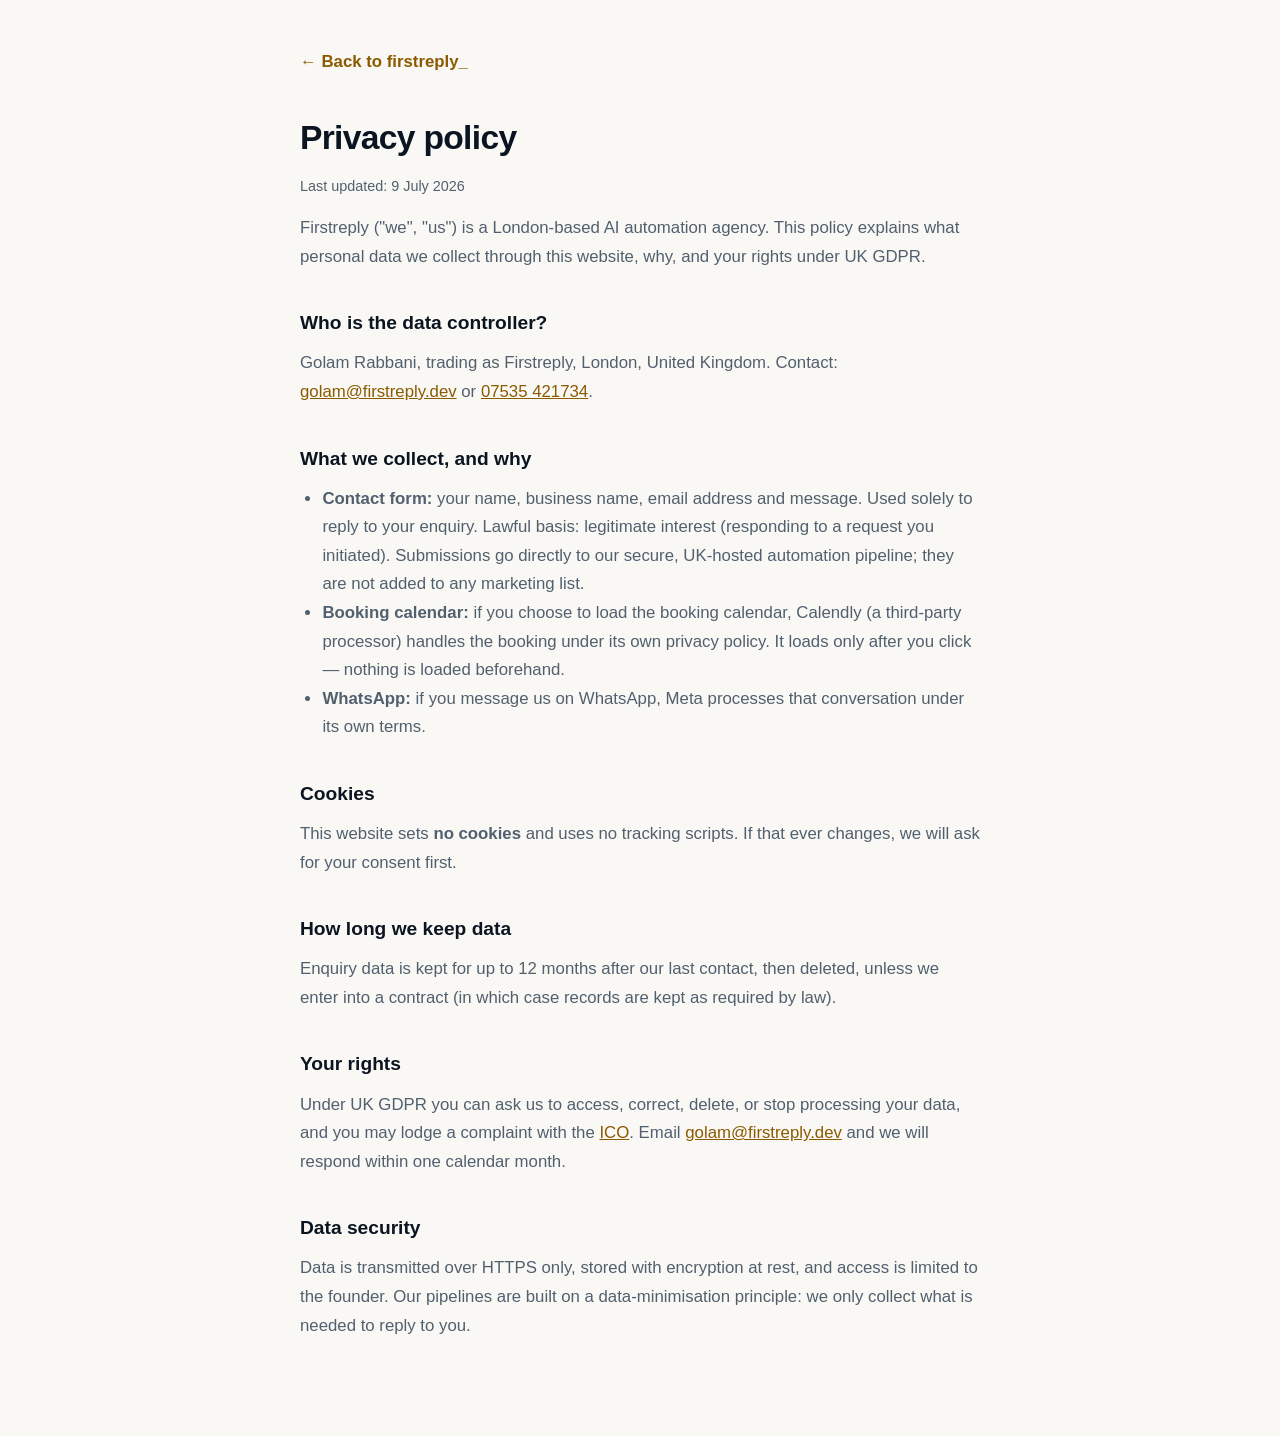
<file: privacy.html>
<!DOCTYPE html>
<html lang="en-GB">
<head>
<meta charset="utf-8">
<meta name="viewport" content="width=device-width, initial-scale=1">
<meta http-equiv="Content-Security-Policy" content="default-src 'none'; style-src 'unsafe-inline'; img-src 'self' data:; base-uri 'none'; upgrade-insecure-requests">
<title>Privacy Policy | Firstreply</title>
<meta name="description" content="How Firstreply handles your data: what we collect, why, and your rights under UK GDPR.">
<link rel="canonical" href="https://firstreply.dev/privacy">
<meta name="robots" content="noindex">
<link rel="icon" href="data:image/svg+xml,%3Csvg%20xmlns='http://www.w3.org/2000/svg'%20viewBox='0%200%2032%2032'%3E%3Crect%20width='32'%20height='32'%20rx='7'%20fill='%230B1522'/%3E%3Cpath%20d='M9%2023V9h14v4h-9v3h8v4h-8v3z'%20fill='%23FFB224'/%3E%3C/svg%3E">
<style>
:root{--ink:#0B1522;--paper:#FAF8F4;--text:#22303F;--soft:#51606F;--amber-deep:#8A5A00}
*{box-sizing:border-box;margin:0;padding:0}
body{font-family:-apple-system,BlinkMacSystemFont,"Segoe UI",Roboto,Helvetica,Arial,sans-serif;
background:var(--paper);color:var(--text);line-height:1.7;font-size:1.05rem}
main{max-width:720px;margin-inline:auto;padding:3rem 1.25rem 5rem}
h1{color:var(--ink);letter-spacing:-.02em;margin-bottom:.5rem}
h2{color:var(--ink);font-size:1.2rem;margin:2.25rem 0 .6rem}
p,ul{margin-bottom:1rem;color:var(--soft)}
ul{padding-left:1.4rem}
a{color:var(--amber-deep)}
.back{display:inline-block;margin-bottom:2rem;font-weight:700;text-decoration:none}
.updated{font-size:.9rem;color:var(--soft)}
:focus-visible{outline:3px solid #FFB224;outline-offset:3px}
</style>
</head>
<body>
<main>
<a class="back" href="index.html">← Back to firstreply_</a>
<h1>Privacy policy</h1>
<p class="updated">Last updated: 9 July 2026</p>

<p>Firstreply ("we", "us") is a London-based AI automation agency. This policy explains what personal data we collect through this website, why, and your rights under UK GDPR.</p>

<h2>Who is the data controller?</h2>
<p>Golam Rabbani, trading as Firstreply, London, United Kingdom. Contact: <a href="mailto:golam@firstreply.dev">golam@firstreply.dev</a> or <a href="tel:+447535421734">07535 421734</a>.</p>

<h2>What we collect, and why</h2>
<ul>
<li><strong>Contact form:</strong> your name, business name, email address and message. Used solely to reply to your enquiry. Lawful basis: legitimate interest (responding to a request you initiated). Submissions go directly to our secure, UK-hosted automation pipeline; they are not added to any marketing list.</li>
<li><strong>Booking calendar:</strong> if you choose to load the booking calendar, Calendly (a third-party processor) handles the booking under its own privacy policy. It loads only after you click — nothing is loaded beforehand.</li>
<li><strong>WhatsApp:</strong> if you message us on WhatsApp, Meta processes that conversation under its own terms.</li>
</ul>

<h2>Cookies</h2>
<p>This website sets <strong>no cookies</strong> and uses no tracking scripts. If that ever changes, we will ask for your consent first.</p>

<h2>How long we keep data</h2>
<p>Enquiry data is kept for up to 12 months after our last contact, then deleted, unless we enter into a contract (in which case records are kept as required by law).</p>

<h2>Your rights</h2>
<p>Under UK GDPR you can ask us to access, correct, delete, or stop processing your data, and you may lodge a complaint with the <a href="https://ico.org.uk" rel="noopener">ICO</a>. Email <a href="mailto:golam@firstreply.dev">golam@firstreply.dev</a> and we will respond within one calendar month.</p>

<h2>Data security</h2>
<p>Data is transmitted over HTTPS only, stored with encryption at rest, and access is limited to the founder. Our pipelines are built on a data-minimisation principle: we only collect what is needed to reply to you.</p>
</main>
</body>
</html>
</file>
